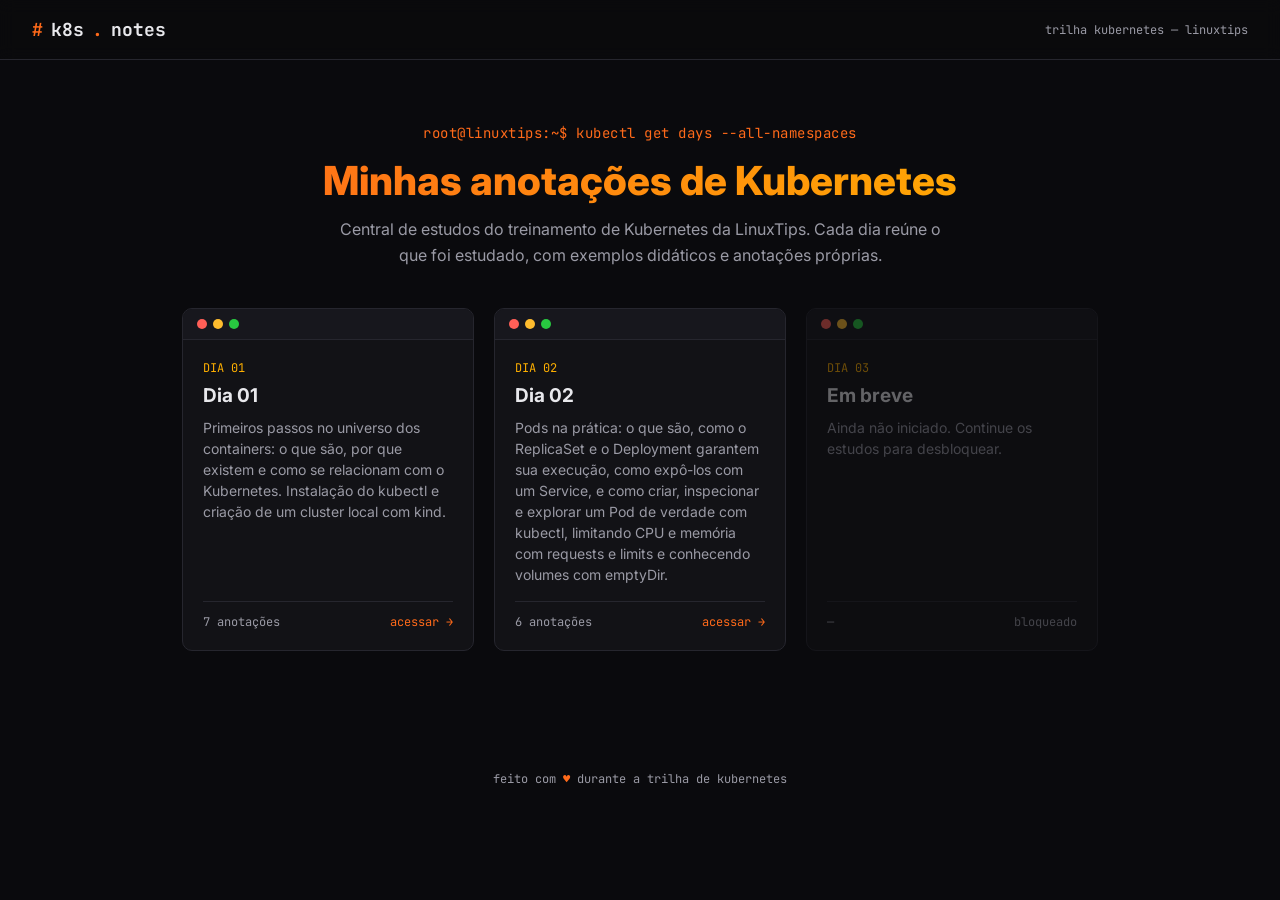
<file: index.html>
<!doctype html>
<html lang="pt-BR">
<head>
  <meta charset="UTF-8" />
  <meta name="viewport" content="width=device-width, initial-scale=1.0" />
  <title>K8s Notes — LinuxTips</title>
  <link rel="preconnect" href="https://fonts.googleapis.com" />
  <link href="https://fonts.googleapis.com/css2?family=Inter:wght@400;500;600;700&family=JetBrains+Mono:wght@400;600;700;800&display=swap" rel="stylesheet" />
  <link rel="stylesheet" href="assets/style.css" />
</head>
<body>
  <header class="site-header">
    <div class="brand"><span class="dot">#</span> k8s<span style="color:#ff6a1a">.</span>notes</div>
    <div class="brand-sub">trilha kubernetes — linuxtips</div>
  </header>

  <section class="hero">
    <div class="prompt">root@linuxtips:~$ kubectl get days --all-namespaces</div>
    <h1>Minhas anotações de Kubernetes</h1>
    <p>Central de estudos do treinamento de Kubernetes da LinuxTips. Cada dia reúne o que foi estudado, com exemplos didáticos e anotações próprias.</p>
  </section>

  <main class="day-grid" id="day-grid">
    <!-- preenchido via assets/app.js -->
  </main>

  <footer>feito com <span style="color:#ff6a1a">&hearts;</span> durante a trilha de kubernetes</footer>

  <script src="assets/app.js"></script>
  <script>initIndex();</script>
</body>
</html>
</file>
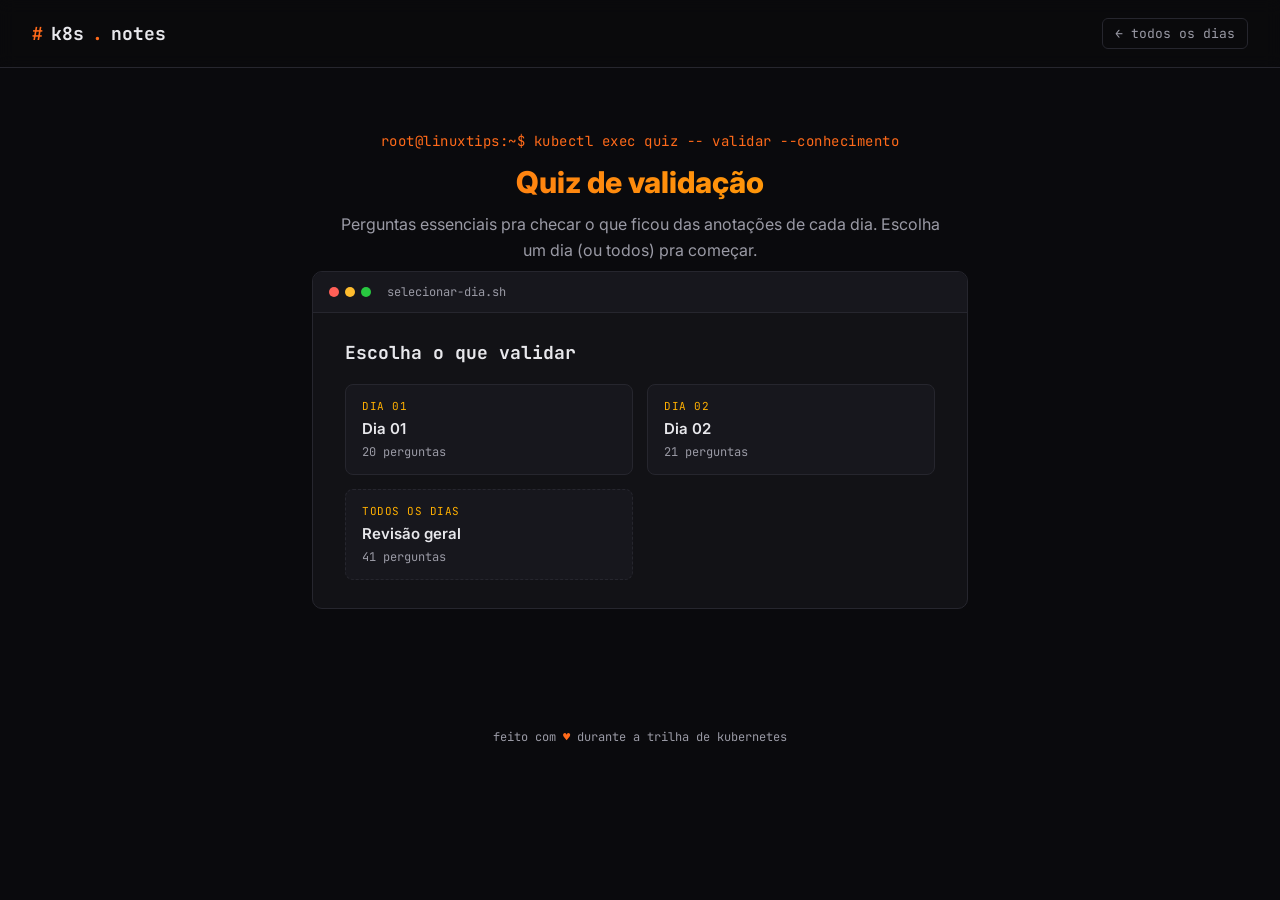
<file: quiz.html>
<!doctype html>
<html lang="pt-BR">
<head>
  <meta charset="UTF-8" />
  <meta name="viewport" content="width=device-width, initial-scale=1.0" />
  <title>Quiz — K8s Notes</title>
  <link rel="preconnect" href="https://fonts.googleapis.com" />
  <link href="https://fonts.googleapis.com/css2?family=Inter:wght@400;500;600;700&family=JetBrains+Mono:wght@400;600;700;800&display=swap" rel="stylesheet" />
  <link rel="stylesheet" href="assets/style.css" />
</head>
<body>
  <header class="site-header">
    <div class="brand"><span class="dot">#</span> k8s<span style="color:#ff6a1a">.</span>notes</div>
    <a class="back-link" href="index.html">&larr; todos os dias</a>
  </header>

  <section class="hero" style="padding-bottom: 8px;">
    <div class="prompt">root@linuxtips:~$ kubectl exec quiz -- validar --conhecimento</div>
    <h1 style="font-size:30px;">Quiz de validação</h1>
    <p>Perguntas essenciais pra checar o que ficou das anotações de cada dia. Escolha um dia (ou todos) pra começar.</p>
  </section>

  <main class="quiz-wrap" id="quiz-wrap">
    <!-- preenchido via assets/quiz.js -->
  </main>

  <footer>feito com <span style="color:#ff6a1a">&hearts;</span> durante a trilha de kubernetes</footer>

  <script src="assets/quiz.js"></script>
  <script>initQuiz();</script>
</body>
</html>
</file>
<file: assets/style.css>
:root {
  --bg: #0a0a0d;
  --bg-panel: #121216;
  --bg-panel-2: #17171d;
  --border: #26262e;
  --text: #e8e8ec;
  --text-dim: #9a9aa5;
  --orange: #ff6a1a;
  --orange-2: #ffb000;
  --gradient: linear-gradient(90deg, var(--orange), var(--orange-2));
  --mono: "JetBrains Mono", "Fira Code", monospace;
  --sans: "Inter", -apple-system, BlinkMacSystemFont, sans-serif;
}

* { box-sizing: border-box; }

html, body {
  margin: 0;
  padding: 0;
  background: var(--bg);
  color: var(--text);
  font-family: var(--sans);
  min-height: 100vh;
}

a { color: inherit; text-decoration: none; }

/* ---------- header ---------- */

.site-header {
  border-bottom: 1px solid var(--border);
  padding: 18px 32px;
  display: flex;
  align-items: center;
  justify-content: space-between;
  position: sticky;
  top: 0;
  background: rgba(10, 10, 13, 0.9);
  backdrop-filter: blur(8px);
  z-index: 10;
}

.brand {
  font-family: var(--mono);
  font-weight: 700;
  font-size: 18px;
  display: flex;
  align-items: center;
  gap: 8px;
}

.brand .dot { color: var(--orange); }

.brand-sub {
  font-family: var(--mono);
  font-size: 12px;
  color: var(--text-dim);
}

.back-link {
  font-family: var(--mono);
  font-size: 13px;
  color: var(--text-dim);
  border: 1px solid var(--border);
  padding: 6px 12px;
  border-radius: 6px;
  transition: border-color .15s, color .15s;
}
.back-link:hover { border-color: var(--orange); color: var(--orange-2); }

.header-right {
  display: flex;
  align-items: center;
  gap: 14px;
}

/* ---------- hero ---------- */

.hero {
  padding: 64px 32px 40px;
  max-width: 980px;
  margin: 0 auto;
  text-align: center;
}

.hero .prompt {
  font-family: var(--mono);
  color: var(--orange);
  font-size: 14px;
  margin-bottom: 14px;
  letter-spacing: 0.5px;
}

.hero h1 {
  font-size: 40px;
  margin: 0 0 12px;
  background: var(--gradient);
  -webkit-background-clip: text;
  background-clip: text;
  color: transparent;
  font-weight: 800;
}

.hero p {
  color: var(--text-dim);
  font-size: 16px;
  max-width: 620px;
  margin: 0 auto;
  line-height: 1.6;
}

/* ---------- day grid ---------- */

.day-grid {
  max-width: 980px;
  margin: 0 auto;
  padding: 0 32px 80px;
  display: grid;
  grid-template-columns: repeat(auto-fill, minmax(280px, 1fr));
  gap: 20px;
}

.day-card {
  background: var(--bg-panel);
  border: 1px solid var(--border);
  border-radius: 10px;
  overflow: hidden;
  transition: transform .15s ease, border-color .15s ease, box-shadow .15s ease;
  display: flex;
  flex-direction: column;
}

.day-card:hover {
  transform: translateY(-3px);
  border-color: var(--orange);
  box-shadow: 0 8px 24px rgba(255, 106, 26, 0.12);
}

.day-card .term-bar {
  display: flex;
  gap: 6px;
  padding: 10px 14px;
  background: var(--bg-panel-2);
  border-bottom: 1px solid var(--border);
}

.day-card .term-bar span {
  width: 10px;
  height: 10px;
  border-radius: 50%;
  display: inline-block;
}
.day-card .term-bar span:nth-child(1) { background: #ff5f57; }
.day-card .term-bar span:nth-child(2) { background: #febc2e; }
.day-card .term-bar span:nth-child(3) { background: #28c840; }

.day-card .body {
  padding: 20px;
  flex: 1;
  display: flex;
  flex-direction: column;
}

.day-card .tag {
  font-family: var(--mono);
  font-size: 12px;
  color: var(--orange-2);
  margin-bottom: 8px;
}

.day-card h3 {
  margin: 0 0 10px;
  font-size: 19px;
}

.day-card p {
  color: var(--text-dim);
  font-size: 14px;
  line-height: 1.5;
  margin: 0 0 16px;
  flex: 1;
}

.day-card .meta {
  font-family: var(--mono);
  font-size: 12px;
  color: var(--text-dim);
  display: flex;
  justify-content: space-between;
  border-top: 1px solid var(--border);
  padding-top: 12px;
}

.day-card .meta .arrow { color: var(--orange); transition: transform .15s; }
.day-card:hover .meta .arrow { transform: translateX(4px); }

.day-card.disabled {
  opacity: 0.4;
  cursor: not-allowed;
}
.day-card.disabled:hover {
  transform: none;
  border-color: var(--border);
  box-shadow: none;
}

/* ---------- day page layout ---------- */

.day-layout {
  max-width: 1180px;
  margin: 0 auto;
  padding: 32px;
  display: grid;
  grid-template-columns: 260px 1fr;
  gap: 32px;
  align-items: start;
}

.sidebar {
  position: sticky;
  top: 90px;
  background: var(--bg-panel);
  border: 1px solid var(--border);
  border-radius: 10px;
  padding: 18px;
}

.sidebar h4 {
  font-family: var(--mono);
  font-size: 12px;
  text-transform: uppercase;
  letter-spacing: 1px;
  color: var(--text-dim);
  margin: 0 0 12px;
}

.topic-link {
  display: block;
  padding: 9px 10px;
  border-radius: 6px;
  font-size: 14px;
  color: var(--text-dim);
  margin-bottom: 4px;
  cursor: pointer;
  border-left: 2px solid transparent;
  transition: background .15s, color .15s, border-color .15s;
}

.topic-link:hover { background: var(--bg-panel-2); color: var(--text); }

.topic-link.active {
  color: var(--orange-2);
  border-left-color: var(--orange);
  background: var(--bg-panel-2);
}

.content-panel {
  background: var(--bg-panel);
  border: 1px solid var(--border);
  border-radius: 10px;
  min-height: 400px;
  min-width: 0;
}

.content-panel .term-bar {
  display: flex;
  gap: 6px;
  padding: 12px 16px;
  background: var(--bg-panel-2);
  border-bottom: 1px solid var(--border);
  border-radius: 10px 10px 0 0;
  align-items: center;
}

.content-panel .term-bar span.dot {
  width: 10px; height: 10px; border-radius: 50%;
}
.term-bar span.dot:nth-child(1) { background: #ff5f57; }
.term-bar span.dot:nth-child(2) { background: #febc2e; }
.term-bar span.dot:nth-child(3) { background: #28c840; }

.term-bar .file-name {
  font-family: var(--mono);
  font-size: 12px;
  color: var(--text-dim);
  margin-left: 10px;
}

.markdown-body {
  padding: 32px 40px;
  line-height: 1.75;
  font-size: 15.5px;
}

.markdown-body h1,
.markdown-body h2,
.markdown-body h3 {
  font-family: var(--mono);
  color: var(--text);
}

.markdown-body h1 {
  font-size: 26px;
  border-bottom: 1px solid var(--border);
  padding-bottom: 12px;
  margin-top: 0;
}

.markdown-body h2 {
  font-size: 20px;
  margin-top: 36px;
  color: var(--orange-2);
}

.markdown-body h3 {
  font-size: 16px;
  margin-top: 24px;
}

.markdown-body p { color: #d4d4dc; }

.markdown-body code {
  font-family: var(--mono);
  background: var(--bg-panel-2);
  padding: 2px 6px;
  border-radius: 4px;
  font-size: 13px;
  color: var(--orange-2);
}

.markdown-body pre {
  background: #0d0d11 !important;
  border: 1px solid var(--border);
  border-radius: 8px;
  padding: 16px;
  overflow-x: auto;
}

.markdown-body pre code {
  background: none;
  padding: 0;
  color: inherit;
}

.markdown-body blockquote {
  border-left: 3px solid var(--orange);
  margin: 16px 0;
  padding: 4px 16px;
  color: var(--text-dim);
  background: var(--bg-panel-2);
  border-radius: 0 6px 6px 0;
}

.markdown-body ul, .markdown-body ol {
  color: #d4d4dc;
  padding-left: 24px;
}

.markdown-body a { color: var(--orange-2); border-bottom: 1px dotted var(--orange-2); }

.markdown-body table {
  border-collapse: collapse;
  width: 100%;
  margin: 16px 0;
}
.markdown-body th, .markdown-body td {
  border: 1px solid var(--border);
  padding: 8px 12px;
  font-size: 14px;
  text-align: left;
}
.markdown-body th { background: var(--bg-panel-2); font-family: var(--mono); }

.markdown-body img { max-width: 100%; border-radius: 8px; }

.markdown-body .mermaid {
  background: var(--bg-panel-2);
  border: 1px solid var(--border);
  border-radius: 8px;
  padding: 20px;
  margin: 20px 0;
  display: flex;
  justify-content: center;
  overflow-x: auto;
}
.markdown-body .mermaid svg { max-width: 100%; height: auto; }

.markdown-body .callout {
  display: flex;
  gap: 12px;
  align-items: flex-start;
  border: 1px solid var(--border);
  border-left: 3px solid var(--orange);
  background: var(--bg-panel-2);
  border-radius: 0 8px 8px 0;
  padding: 14px 18px;
  margin: 18px 0;
}
.markdown-body .callout .callout-icon { font-size: 18px; line-height: 1.4; }
.markdown-body .callout p { margin: 0; }

.empty-note {
  padding: 60px 40px;
  text-align: center;
  color: var(--text-dim);
}

.empty-note .icon {
  font-family: var(--mono);
  font-size: 32px;
  color: var(--orange);
  margin-bottom: 16px;
}

.empty-note code {
  font-family: var(--mono);
  background: var(--bg-panel-2);
  padding: 3px 8px;
  border-radius: 4px;
  color: var(--orange-2);
}

footer {
  text-align: center;
  padding: 40px;
  color: var(--text-dim);
  font-family: var(--mono);
  font-size: 12px;
}

/* ---------- quiz ---------- */

.quiz-wrap {
  max-width: 720px;
  margin: 0 auto;
  padding: 0 32px 80px;
}

.quiz-progress {
  height: 4px;
  background: var(--bg-panel-2);
  border-radius: 4px;
  margin-bottom: 16px;
  overflow: hidden;
}

.quiz-progress-bar {
  height: 100%;
  background: var(--gradient);
  transition: width .2s ease;
}

.quiz-card {
  background: var(--bg-panel);
  border: 1px solid var(--border);
  border-radius: 10px;
  overflow: hidden;
}

.quiz-card .term-bar {
  display: flex;
  gap: 6px;
  padding: 12px 16px;
  background: var(--bg-panel-2);
  border-bottom: 1px solid var(--border);
  align-items: center;
}
.quiz-card .term-bar span.dot { width: 10px; height: 10px; border-radius: 50%; }
.quiz-card .term-bar span.dot:nth-child(1) { background: #ff5f57; }
.quiz-card .term-bar span.dot:nth-child(2) { background: #febc2e; }
.quiz-card .term-bar span.dot:nth-child(3) { background: #28c840; }
.quiz-card .term-bar .file-name { font-family: var(--mono); font-size: 12px; color: var(--text-dim); margin-left: 10px; }

.quiz-card-body { padding: 28px 32px; }

.quiz-card-body h3 {
  font-family: var(--mono);
  margin: 0 0 20px;
  font-size: 18px;
}

.quiz-day-grid {
  display: grid;
  grid-template-columns: repeat(auto-fill, minmax(200px, 1fr));
  gap: 14px;
}

.quiz-day-btn {
  display: flex;
  flex-direction: column;
  gap: 6px;
  text-align: left;
  background: var(--bg-panel-2);
  border: 1px solid var(--border);
  border-radius: 8px;
  padding: 14px 16px;
  cursor: pointer;
  font-family: var(--sans);
  color: var(--text);
  transition: border-color .15s, transform .15s;
}
.quiz-day-btn:hover { border-color: var(--orange); transform: translateY(-2px); }
.quiz-day-btn .tag { font-family: var(--mono); font-size: 11px; color: var(--orange-2); letter-spacing: .5px; }
.quiz-day-btn .title { font-size: 15px; font-weight: 600; }
.quiz-day-btn .count { font-family: var(--mono); font-size: 12px; color: var(--text-dim); }
.quiz-day-btn-all { border-style: dashed; }

.quiz-question {
  font-size: 18px;
  line-height: 1.5;
  margin: 0 0 20px;
  font-family: var(--sans);
  color: var(--text);
}

.quiz-options {
  display: flex;
  flex-direction: column;
  gap: 10px;
}

.quiz-option {
  text-align: left;
  background: var(--bg-panel-2);
  border: 1px solid var(--border);
  border-radius: 8px;
  padding: 12px 16px;
  font-size: 14.5px;
  color: var(--text);
  cursor: pointer;
  font-family: var(--sans);
  transition: border-color .15s, background .15s;
}
.quiz-option:hover:not(:disabled) { border-color: var(--orange); }
.quiz-option:disabled { cursor: default; }
.quiz-option.correct { border-color: #28c840; background: rgba(40, 200, 64, 0.12); }
.quiz-option.wrong { border-color: #ff5f57; background: rgba(255, 95, 87, 0.12); }

.quiz-feedback {
  display: flex;
  gap: 12px;
  align-items: flex-start;
  border: 1px solid var(--border);
  border-radius: 8px;
  padding: 14px 16px;
  margin-top: 18px;
}
.quiz-feedback.is-correct { border-left: 3px solid #28c840; }
.quiz-feedback.is-wrong { border-left: 3px solid #ff5f57; }
.quiz-feedback p { margin: 0; color: var(--text-dim); font-size: 14px; line-height: 1.5; }
.quiz-feedback .icon { font-size: 16px; }

.quiz-actions { margin-top: 20px; }

.quiz-next-btn, .quiz-secondary-btn {
  font-family: var(--mono);
  font-size: 13px;
  padding: 10px 20px;
  border-radius: 6px;
  cursor: pointer;
}

.quiz-next-btn {
  background: var(--gradient);
  color: #14100c;
  font-weight: 700;
  border: none;
}
.quiz-next-btn:hover { opacity: .9; }

.quiz-secondary-btn {
  background: transparent;
  color: var(--text-dim);
  border: 1px solid var(--border);
}
.quiz-secondary-btn:hover { border-color: var(--orange); color: var(--orange-2); }

.quiz-result { text-align: center; }
.quiz-score {
  font-family: var(--mono);
  font-size: 48px;
  font-weight: 800;
  background: var(--gradient);
  -webkit-background-clip: text;
  background-clip: text;
  color: transparent;
}
.quiz-verdict { color: var(--text-dim); margin: 8px 0 24px; }
.quiz-result-actions { display: flex; gap: 12px; justify-content: center; margin-bottom: 32px; }

.quiz-review-title {
  font-family: var(--mono);
  text-transform: uppercase;
  font-size: 12px;
  letter-spacing: 1px;
  color: var(--text-dim);
  text-align: left;
  border-top: 1px solid var(--border);
  padding-top: 20px;
}

.quiz-review-item {
  text-align: left;
  border: 1px solid var(--border);
  border-left: 3px solid #ff5f57;
  background: var(--bg-panel-2);
  border-radius: 0 8px 8px 0;
  padding: 14px 16px;
  margin-bottom: 12px;
}
.quiz-review-q { font-weight: 600; margin: 0 0 8px; }
.quiz-review-tag {
  font-family: var(--mono);
  font-size: 11px;
  color: var(--orange-2);
  border: 1px solid var(--border);
  border-radius: 4px;
  padding: 1px 6px;
  margin-right: 8px;
}
.quiz-review-wrong { color: #ff8078; font-size: 13.5px; margin: 4px 0; }
.quiz-review-correct { color: #5fd97a; font-size: 13.5px; margin: 4px 0; }
.quiz-review-explain { color: var(--text-dim); font-size: 13.5px; margin: 8px 0 0; }
.quiz-review-empty { color: var(--text-dim); text-align: left; }

@media (max-width: 760px) {
  .day-layout { grid-template-columns: 1fr; }
  .sidebar { position: static; }
  .markdown-body { padding: 24px 20px; }
  .quiz-result-actions { flex-direction: column; }
}
</file>
